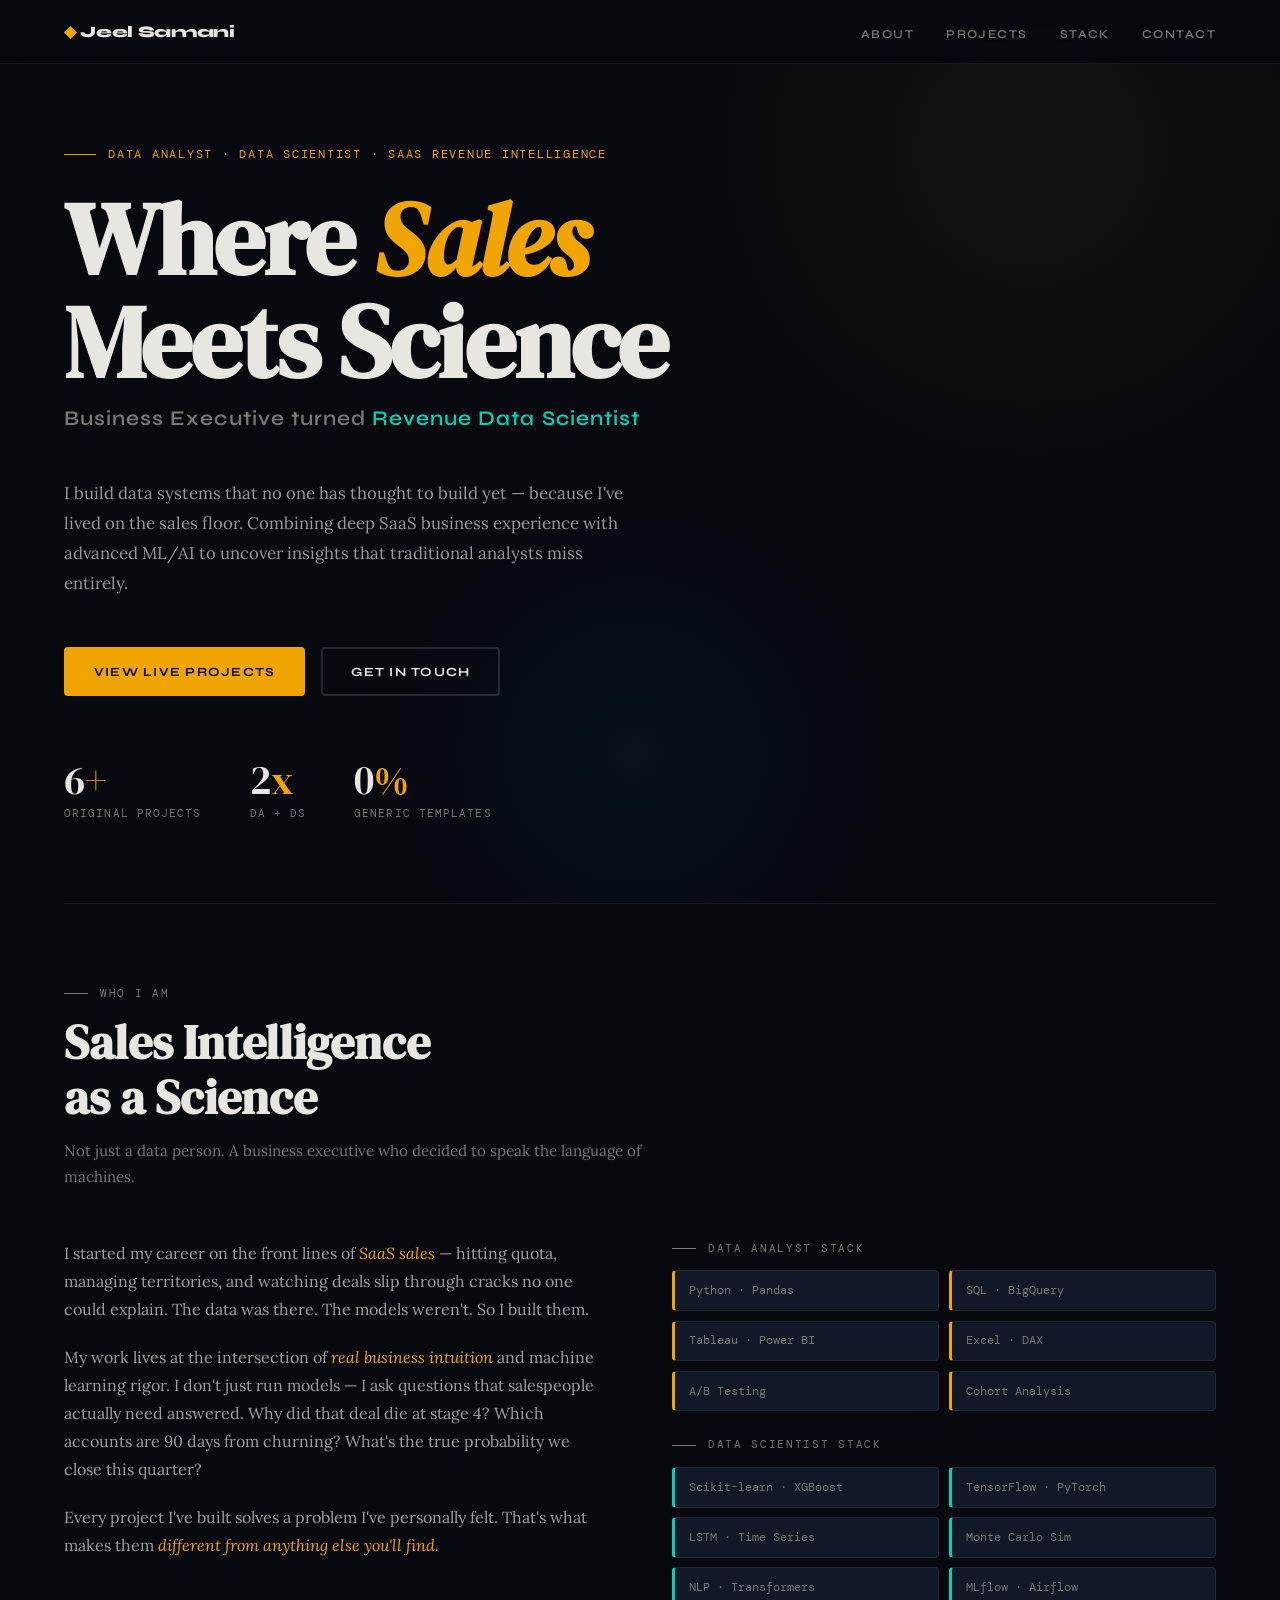
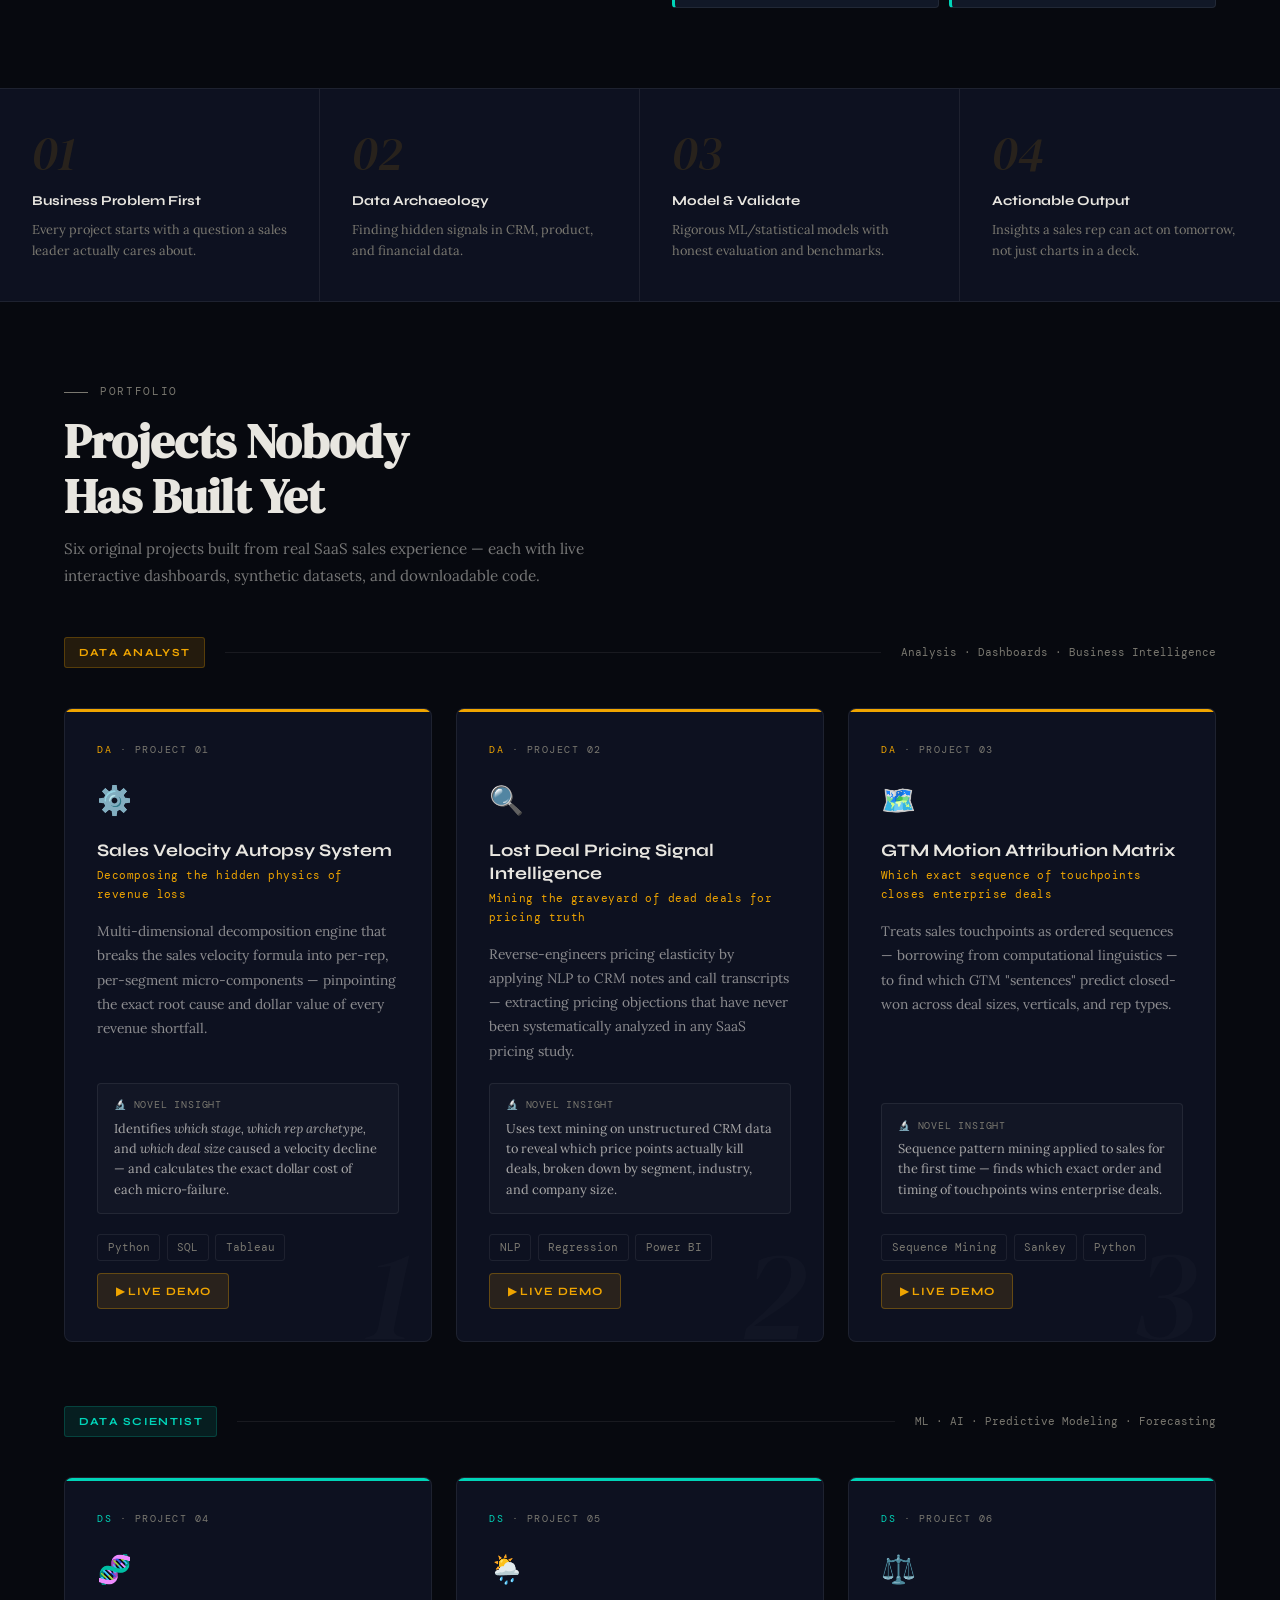
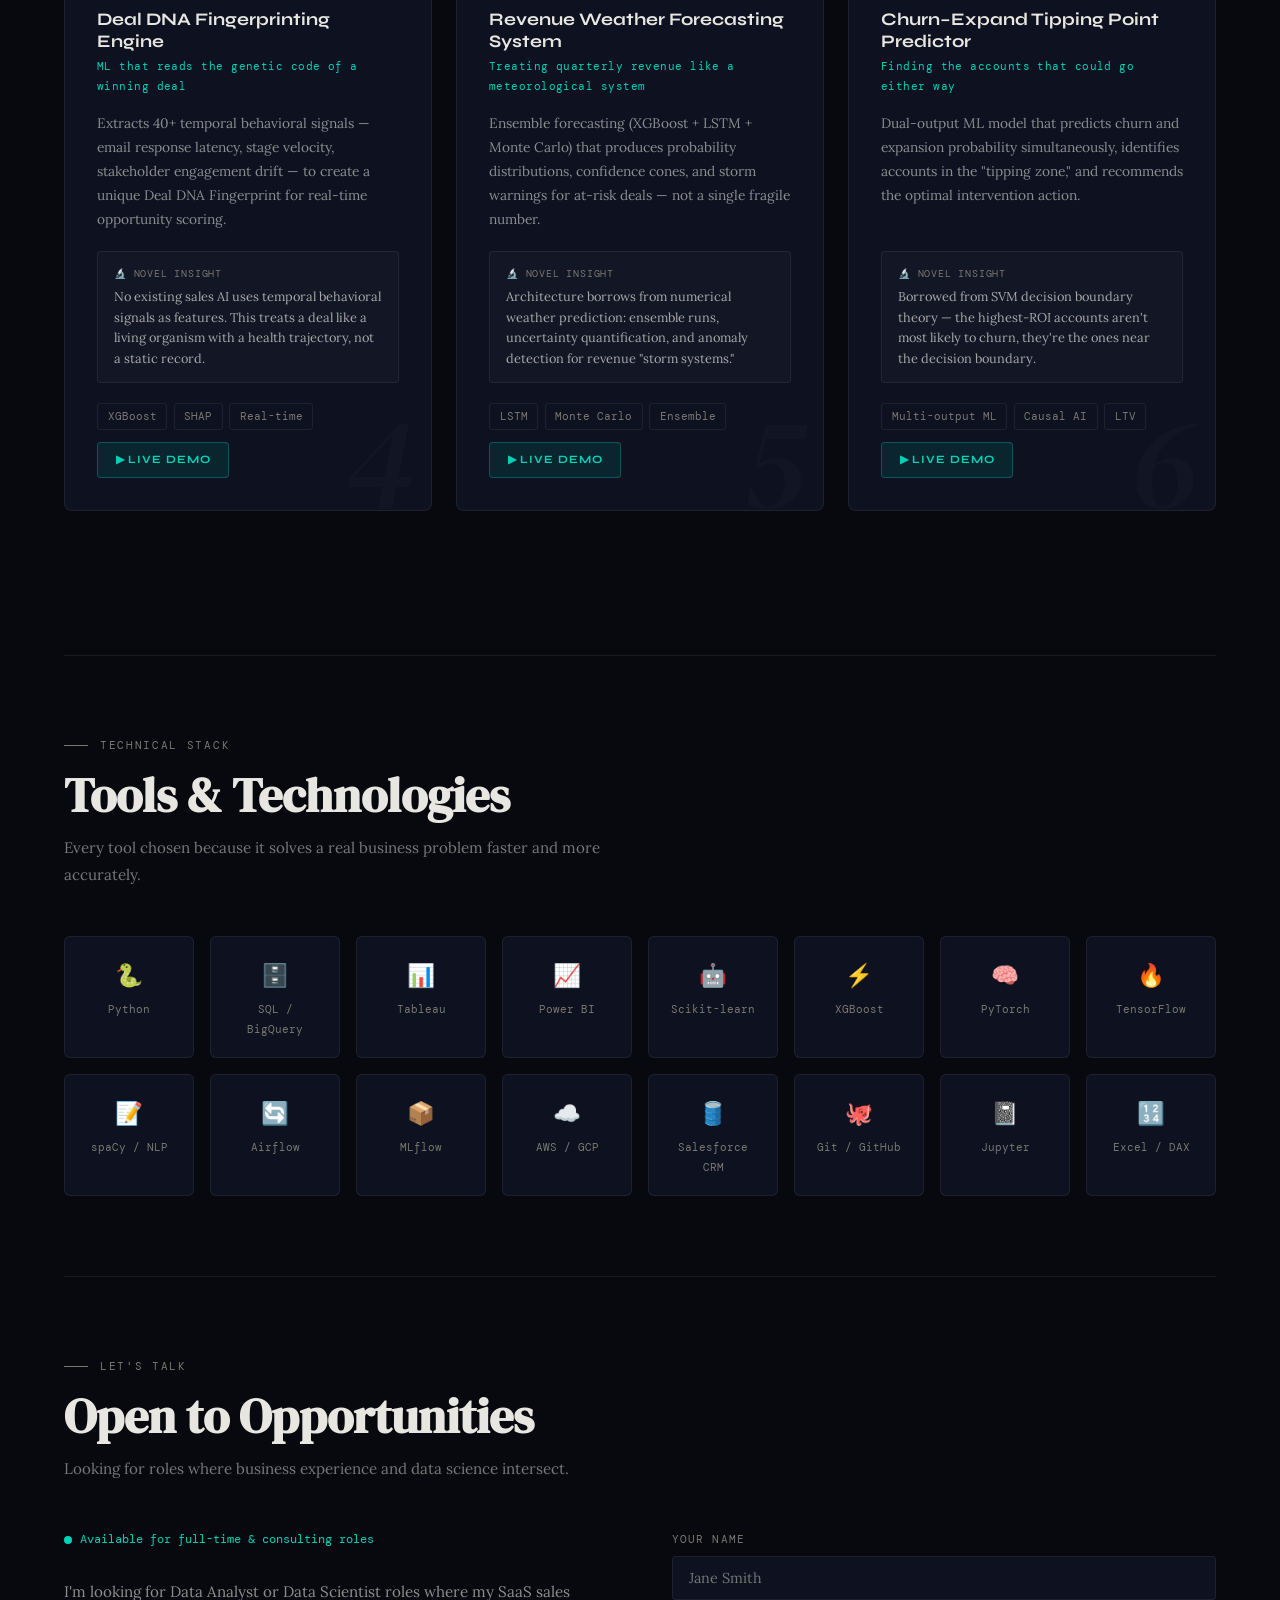
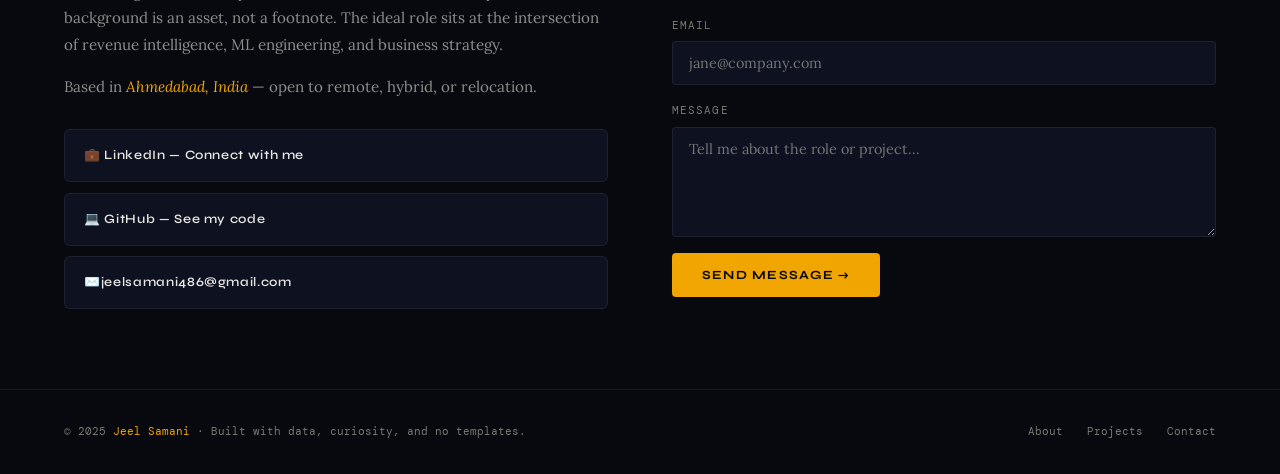
<file: index.html>
<!DOCTYPE html>
<html lang="en">
<head>
<meta charset="UTF-8">
<meta name="viewport" content="width=device-width, initial-scale=1.0">
<title>Portfolio — Data Analyst & Data Scientist</title>
<link rel="preconnect" href="https://fonts.googleapis.com">
<link href="https://fonts.googleapis.com/css2?family=Syne:wght@400;600;700;800&family=DM+Serif+Display:ital@0;1&family=DM+Mono:wght@300;400&family=Lora:ital,wght@0,400;0,500;1,400&display=swap" rel="stylesheet">
<link rel="stylesheet" href="style.css">
<style>
.hero{min-height:100vh;display:flex;flex-direction:column;justify-content:center;padding:9rem 5vw 5rem;position:relative;overflow:hidden}
.hero::before{content:'';position:absolute;top:-200px;right:-100px;width:700px;height:700px;border-radius:50%;background:radial-gradient(circle,rgba(240,165,0,0.06) 0%,transparent 70%);pointer-events:none}
.hero::after{content:'';position:absolute;bottom:-100px;left:30%;width:500px;height:500px;border-radius:50%;background:radial-gradient(circle,rgba(0,212,184,0.05) 0%,transparent 70%);pointer-events:none}
.hero-tag{font-family:var(--font-mono);font-size:0.73rem;color:var(--amber);letter-spacing:0.15em;text-transform:uppercase;margin-bottom:1.5rem;display:flex;align-items:center;gap:0.75rem}
.hero-tag::before{content:'';display:inline-block;width:2rem;height:1px;background:var(--amber)}
.hero-name{font-family:var(--font-serif);font-size:clamp(3.5rem,8vw,7rem);line-height:1.0;letter-spacing:-0.02em;margin-bottom:0.5rem}
.hero-name em{font-style:italic;color:var(--amber)}
.hero-role{font-family:var(--font-head);font-size:clamp(1rem,2.5vw,1.3rem);font-weight:600;letter-spacing:0.05em;color:var(--muted);margin-bottom:2.5rem}
.hero-role span{color:var(--cyan)}
.hero-desc{max-width:560px;font-size:1.05rem;color:rgba(232,230,224,0.65);line-height:1.8;margin-bottom:3rem}
.hero-btns{display:flex;gap:1rem;flex-wrap:wrap}
.hero-stats{display:flex;gap:3rem;margin-top:4rem;flex-wrap:wrap}
.hero-stat-num{font-family:var(--font-serif);font-size:2.5rem;color:var(--text);line-height:1}
.hero-stat-num em{font-style:normal;color:var(--amber)}
.hero-stat-label{font-family:var(--font-mono);font-size:0.68rem;color:var(--muted);letter-spacing:0.1em;text-transform:uppercase;margin-top:0.2rem}

/* ABOUT */
.about-grid{display:grid;grid-template-columns:1fr 1fr;gap:4rem;align-items:start}
.about-text p{color:rgba(232,230,224,0.68);margin-bottom:1.25rem;font-size:1rem}
.about-text strong{color:var(--amber);font-style:italic;font-weight:normal}
.skills-block{margin-bottom:1.5rem}
.skills-grid{display:grid;grid-template-columns:1fr 1fr;gap:0.6rem;margin-top:0.75rem}
.skill-pill{background:var(--bg3);border:1px solid var(--border);border-radius:4px;padding:0.55rem 0.9rem;font-family:var(--font-mono);font-size:0.75rem;color:var(--muted);transition:all 0.2s}
.skill-pill:hover{border-color:var(--border-s);color:var(--text)}
.skill-pill.da{border-left:3px solid var(--da)}
.skill-pill.ds{border-left:3px solid var(--ds)}

/* PROCESS */
.process-band{background:var(--bg2);border-top:1px solid var(--border);border-bottom:1px solid var(--border);padding:0}
.process-steps{display:grid;grid-template-columns:repeat(4,1fr)}
.process-step{padding:2.5rem 2rem;border-right:1px solid var(--border)}
.process-step:last-child{border-right:none}
.step-num{font-family:var(--font-serif);font-size:3rem;color:rgba(240,165,0,0.12);line-height:1;margin-bottom:0.75rem;font-style:italic}
.step-title{font-family:var(--font-head);font-size:0.85rem;font-weight:700;color:var(--text);margin-bottom:0.4rem}
.step-desc{font-size:0.8rem;color:var(--muted);line-height:1.65}

/* PROJECT TYPE DIVIDER */
.type-div{display:flex;align-items:center;gap:1.25rem;margin-bottom:2.5rem}
.type-div-line{flex:1;height:1px;background:var(--border)}
.type-div-desc{font-family:var(--font-mono);font-size:0.68rem;color:var(--muted)}

/* PROJECT CARDS */
.projects-grid{display:grid;grid-template-columns:repeat(auto-fill,minmax(340px,1fr));gap:1.5rem;margin-bottom:4rem}
.proj-card{background:var(--bg2);border:1px solid var(--border);border-radius:8px;padding:2rem;position:relative;overflow:hidden;transition:border-color 0.3s,transform 0.3s;display:flex;flex-direction:column}
.proj-card::before{content:'';position:absolute;top:0;left:0;right:0;height:3px}
.proj-card.da::before{background:var(--da)}
.proj-card.ds::before{background:var(--ds)}
.proj-card:hover{border-color:var(--border-s);transform:translateY(-4px)}
.proj-num{font-family:var(--font-mono);font-size:0.63rem;color:var(--muted);letter-spacing:0.15em;margin-bottom:1.1rem}
.proj-num .da-c{color:var(--da)}
.proj-num .ds-c{color:var(--ds)}
.proj-icon{font-size:1.75rem;margin-bottom:0.9rem;display:block}
.proj-title{font-family:var(--font-head);font-size:1.1rem;font-weight:700;color:var(--text);margin-bottom:0.2rem;line-height:1.3}
.proj-line{font-family:var(--font-mono);font-size:0.7rem;margin-bottom:0.9rem;letter-spacing:0.04em}
.proj-line.da-c{color:var(--da)}
.proj-line.ds-c{color:var(--ds)}
.proj-desc{font-size:0.86rem;line-height:1.75;color:rgba(232,230,224,0.58);margin-bottom:1.25rem;flex:1}
.proj-unique{background:rgba(255,255,255,0.025);border:1px solid var(--border);border-radius:4px;padding:0.8rem 1rem;margin-bottom:1.25rem}
.proj-unique-label{font-family:var(--font-mono);font-size:0.62rem;color:var(--muted);letter-spacing:0.08em;text-transform:uppercase;margin-bottom:0.3rem}
.proj-unique-text{font-size:0.8rem;color:rgba(232,230,224,0.7);line-height:1.6}
.proj-footer{display:flex;justify-content:space-between;align-items:center;flex-wrap:wrap;gap:0.75rem}
.proj-tags{display:flex;flex-wrap:wrap;gap:0.4rem}
.proj-live-btn{font-family:var(--font-head);font-size:0.7rem;font-weight:700;letter-spacing:0.08em;text-transform:uppercase;padding:0.45rem 1.1rem;border-radius:4px;cursor:pointer;transition:all 0.2s;white-space:nowrap}
.proj-live-btn.da-btn{background:var(--amber-dim);color:var(--da);border:1px solid rgba(240,165,0,0.3)}
.proj-live-btn.da-btn:hover{background:var(--da);color:#07090f}
.proj-live-btn.ds-btn{background:var(--cyan-dim);color:var(--ds);border:1px solid rgba(0,212,184,0.3)}
.proj-live-btn.ds-btn:hover{background:var(--ds);color:#07090f}
.bg-num{position:absolute;bottom:-1rem;right:1rem;font-family:var(--font-serif);font-size:8rem;color:rgba(255,255,255,0.018);line-height:1;pointer-events:none;font-style:italic}

/* TOOLS */
.tools-grid{display:grid;grid-template-columns:repeat(auto-fill,minmax(120px,1fr));gap:1rem}
.tool-card{background:var(--bg2);border:1px solid var(--border);border-radius:6px;padding:1.1rem 1rem;text-align:center;transition:border-color 0.2s}
.tool-card:hover{border-color:rgba(240,165,0,0.3)}
.tool-icon{font-size:1.4rem;display:block;margin-bottom:0.4rem}
.tool-name{font-family:var(--font-mono);font-size:0.7rem;color:var(--muted)}

/* CONTACT */
.contact-grid{display:grid;grid-template-columns:1fr 1fr;gap:4rem;align-items:start}
.contact-available{font-family:var(--font-mono);font-size:0.72rem;color:var(--cyan);display:flex;align-items:center;gap:0.5rem;margin-bottom:1.75rem}
.dot{width:8px;height:8px;background:var(--cyan);border-radius:50%;animation:pulse 2s infinite}
@keyframes pulse{0%,100%{opacity:1;transform:scale(1)}50%{opacity:0.4;transform:scale(0.8)}}
.contact-text p{color:rgba(232,230,224,0.6);font-size:0.95rem;margin-bottom:1rem}
.contact-links{display:flex;flex-direction:column;gap:0.65rem;margin-top:1.75rem}
.contact-link{display:flex;align-items:center;gap:0.9rem;padding:0.9rem 1.2rem;background:var(--bg2);border:1px solid var(--border);border-radius:6px;font-family:var(--font-head);font-size:0.8rem;font-weight:600;letter-spacing:0.05em;transition:all 0.2s}
.contact-link:hover{border-color:var(--amber);color:var(--amber)}
.contact-form{display:flex;flex-direction:column;gap:1rem}
.form-group{display:flex;flex-direction:column;gap:0.4rem}
.form-label{font-family:var(--font-mono);font-size:0.68rem;color:var(--muted);letter-spacing:0.1em;text-transform:uppercase}
.form-input{background:var(--bg2);border:1px solid var(--border);border-radius:4px;padding:0.75rem 1rem;color:var(--text);font-family:var(--font-body);font-size:0.9rem;outline:none;transition:border-color 0.2s;width:100%}
.form-input:focus{border-color:rgba(240,165,0,0.5)}
textarea.form-input{resize:vertical;min-height:110px}
.form-submit{background:var(--amber);color:#07090f;border:2px solid var(--amber);border-radius:4px;padding:0.8rem 1.75rem;font-family:var(--font-head);font-size:0.78rem;font-weight:700;letter-spacing:0.1em;text-transform:uppercase;cursor:pointer;transition:all 0.2s;align-self:flex-start}
.form-submit:hover{background:transparent;color:var(--amber)}

@media(max-width:768px){.about-grid,.contact-grid{grid-template-columns:1fr}.process-steps{grid-template-columns:1fr 1fr}.process-step{border-right:none;border-bottom:1px solid var(--border)}}
</style>
</head>
<body>

<nav>
  <a class="nav-logo" href="index.html"><span>◆</span> Jeel Samani</a>
  <ul class="nav-links">
    <li><a href="#about">About</a></li>
    <li><a href="#projects">Projects</a></li>
    <li><a href="#tools">Stack</a></li>
    <li><a href="#contact">Contact</a></li>
  </ul>
</nav>

<!-- HERO -->
<section class="hero">
  <div class="hero-tag fu d1">Data Analyst · Data Scientist · SaaS Revenue Intelligence</div>
  <h1 class="hero-name fu d2">Where <em>Sales</em><br>Meets Science</h1>
  <p class="hero-role fu d3">Business Executive turned <span>Revenue Data Scientist</span></p>
  <p class="hero-desc fu d4">I build data systems that no one has thought to build yet — because I've lived on the sales floor. Combining deep SaaS business experience with advanced ML/AI to uncover insights that traditional analysts miss entirely.</p>
  <div class="hero-btns fu d5">
    <a href="#projects" class="btn btn-amber">View Live Projects</a>
    <a href="#contact" class="btn btn-outline">Get In Touch</a>
  </div>
  <div class="hero-stats fu d5">
    <div><div class="hero-stat-num">6<em>+</em></div><div class="hero-stat-label">Original Projects</div></div>
    <div><div class="hero-stat-num">2<em>x</em></div><div class="hero-stat-label">DA + DS</div></div>
    <div><div class="hero-stat-num">0<em>%</em></div><div class="hero-stat-label">Generic Templates</div></div>
  </div>
</section>

<div class="h-divider"></div>

<!-- ABOUT -->
<section id="about">
  <div class="section-tag">Who I Am</div>
  <h2 class="section-title">Sales Intelligence<br>as a Science</h2>
  <p class="section-sub">Not just a data person. A business executive who decided to speak the language of machines.</p>
  <div class="about-grid">
    <div class="about-text">
      <p>I started my career on the front lines of <strong>SaaS sales</strong> — hitting quota, managing territories, and watching deals slip through cracks no one could explain. The data was there. The models weren't. So I built them.</p>
      <p>My work lives at the intersection of <strong>real business intuition</strong> and machine learning rigor. I don't just run models — I ask questions that salespeople actually need answered. Why did that deal die at stage 4? Which accounts are 90 days from churning? What's the true probability we close this quarter?</p>
      <p>Every project I've built solves a problem I've personally felt. That's what makes them <strong>different from anything else you'll find.</strong></p>
    </div>
    <div>
      <div class="skills-block">
        <div class="section-tag" style="margin-bottom:0.5rem">Data Analyst Stack</div>
        <div class="skills-grid">
          <div class="skill-pill da">Python · Pandas</div>
          <div class="skill-pill da">SQL · BigQuery</div>
          <div class="skill-pill da">Tableau · Power BI</div>
          <div class="skill-pill da">Excel · DAX</div>
          <div class="skill-pill da">A/B Testing</div>
          <div class="skill-pill da">Cohort Analysis</div>
        </div>
      </div>
      <div>
        <div class="section-tag" style="margin-bottom:0.5rem">Data Scientist Stack</div>
        <div class="skills-grid">
          <div class="skill-pill ds">Scikit-learn · XGBoost</div>
          <div class="skill-pill ds">TensorFlow · PyTorch</div>
          <div class="skill-pill ds">LSTM · Time Series</div>
          <div class="skill-pill ds">Monte Carlo Sim</div>
          <div class="skill-pill ds">NLP · Transformers</div>
          <div class="skill-pill ds">MLflow · Airflow</div>
        </div>
      </div>
    </div>
  </div>
</section>

<div class="process-band">
  <div class="process-steps">
    <div class="process-step"><div class="step-num">01</div><div class="step-title">Business Problem First</div><div class="step-desc">Every project starts with a question a sales leader actually cares about.</div></div>
    <div class="process-step"><div class="step-num">02</div><div class="step-title">Data Archaeology</div><div class="step-desc">Finding hidden signals in CRM, product, and financial data.</div></div>
    <div class="process-step"><div class="step-num">03</div><div class="step-title">Model & Validate</div><div class="step-desc">Rigorous ML/statistical models with honest evaluation and benchmarks.</div></div>
    <div class="process-step"><div class="step-num">04</div><div class="step-title">Actionable Output</div><div class="step-desc">Insights a sales rep can act on tomorrow, not just charts in a deck.</div></div>
  </div>
</div>

<!-- PROJECTS -->
<section id="projects">
  <div class="section-tag">Portfolio</div>
  <h2 class="section-title">Projects Nobody<br>Has Built Yet</h2>
  <p class="section-sub">Six original projects built from real SaaS sales experience — each with live interactive dashboards, synthetic datasets, and downloadable code.</p>

  <div class="type-div">
    <div class="badge badge-da">Data Analyst</div>
    <div class="type-div-line"></div>
    <div class="type-div-desc">Analysis · Dashboards · Business Intelligence</div>
  </div>

  <div class="projects-grid">
    <div class="proj-card da">
      <div class="bg-num">1</div>
      <div class="proj-num"><span class="da-c">DA</span> · PROJECT 01</div>
      <span class="proj-icon">⚙️</span>
      <h3 class="proj-title">Sales Velocity Autopsy System</h3>
      <div class="proj-line da-c">Decomposing the hidden physics of revenue loss</div>
      <p class="proj-desc">Multi-dimensional decomposition engine that breaks the sales velocity formula into per-rep, per-segment micro-components — pinpointing the exact root cause and dollar value of every revenue shortfall.</p>
      <div class="proj-unique"><div class="proj-unique-label">🔬 Novel Insight</div><div class="proj-unique-text">Identifies <em>which stage, which rep archetype,</em> and <em>which deal size</em> caused a velocity decline — and calculates the exact dollar cost of each micro-failure.</div></div>
      <div class="proj-footer">
        <div class="proj-tags"><span class="tag">Python</span><span class="tag">SQL</span><span class="tag">Tableau</span></div>
        <a href="project-1-velocity.html" class="proj-live-btn da-btn">▶ Live Demo</a>
      </div>
    </div>

    <div class="proj-card da">
      <div class="bg-num">2</div>
      <div class="proj-num"><span class="da-c">DA</span> · PROJECT 02</div>
      <span class="proj-icon">🔍</span>
      <h3 class="proj-title">Lost Deal Pricing Signal Intelligence</h3>
      <div class="proj-line da-c">Mining the graveyard of dead deals for pricing truth</div>
      <p class="proj-desc">Reverse-engineers pricing elasticity by applying NLP to CRM notes and call transcripts — extracting pricing objections that have never been systematically analyzed in any SaaS pricing study.</p>
      <div class="proj-unique"><div class="proj-unique-label">🔬 Novel Insight</div><div class="proj-unique-text">Uses text mining on unstructured CRM data to reveal which price points actually kill deals, broken down by segment, industry, and company size.</div></div>
      <div class="proj-footer">
        <div class="proj-tags"><span class="tag">NLP</span><span class="tag">Regression</span><span class="tag">Power BI</span></div>
        <a href="project-2-pricing.html" class="proj-live-btn da-btn">▶ Live Demo</a>
      </div>
    </div>

    <div class="proj-card da">
      <div class="bg-num">3</div>
      <div class="proj-num"><span class="da-c">DA</span> · PROJECT 03</div>
      <span class="proj-icon">🗺️</span>
      <h3 class="proj-title">GTM Motion Attribution Matrix</h3>
      <div class="proj-line da-c">Which exact sequence of touchpoints closes enterprise deals</div>
      <p class="proj-desc">Treats sales touchpoints as ordered sequences — borrowing from computational linguistics — to find which GTM "sentences" predict closed-won across deal sizes, verticals, and rep types.</p>
      <div class="proj-unique"><div class="proj-unique-label">🔬 Novel Insight</div><div class="proj-unique-text">Sequence pattern mining applied to sales for the first time — finds which exact order and timing of touchpoints wins enterprise deals.</div></div>
      <div class="proj-footer">
        <div class="proj-tags"><span class="tag">Sequence Mining</span><span class="tag">Sankey</span><span class="tag">Python</span></div>
        <a href="project-3-gtm.html" class="proj-live-btn da-btn">▶ Live Demo</a>
      </div>
    </div>
  </div>

  <div class="type-div">
    <div class="badge badge-ds">Data Scientist</div>
    <div class="type-div-line"></div>
    <div class="type-div-desc">ML · AI · Predictive Modeling · Forecasting</div>
  </div>

  <div class="projects-grid">
    <div class="proj-card ds">
      <div class="bg-num">4</div>
      <div class="proj-num"><span class="ds-c">DS</span> · PROJECT 04</div>
      <span class="proj-icon">🧬</span>
      <h3 class="proj-title">Deal DNA Fingerprinting Engine</h3>
      <div class="proj-line ds-c">ML that reads the genetic code of a winning deal</div>
      <p class="proj-desc">Extracts 40+ temporal behavioral signals — email response latency, stage velocity, stakeholder engagement drift — to create a unique Deal DNA Fingerprint for real-time opportunity scoring.</p>
      <div class="proj-unique"><div class="proj-unique-label">🔬 Novel Insight</div><div class="proj-unique-text">No existing sales AI uses temporal behavioral signals as features. This treats a deal like a living organism with a health trajectory, not a static record.</div></div>
      <div class="proj-footer">
        <div class="proj-tags"><span class="tag">XGBoost</span><span class="tag">SHAP</span><span class="tag">Real-time</span></div>
        <a href="project-4-dealdna.html" class="proj-live-btn ds-btn">▶ Live Demo</a>
      </div>
    </div>

    <div class="proj-card ds">
      <div class="bg-num">5</div>
      <div class="proj-num"><span class="ds-c">DS</span> · PROJECT 05</div>
      <span class="proj-icon">🌦️</span>
      <h3 class="proj-title">Revenue Weather Forecasting System</h3>
      <div class="proj-line ds-c">Treating quarterly revenue like a meteorological system</div>
      <p class="proj-desc">Ensemble forecasting (XGBoost + LSTM + Monte Carlo) that produces probability distributions, confidence cones, and storm warnings for at-risk deals — not a single fragile number.</p>
      <div class="proj-unique"><div class="proj-unique-label">🔬 Novel Insight</div><div class="proj-unique-text">Architecture borrows from numerical weather prediction: ensemble runs, uncertainty quantification, and anomaly detection for revenue "storm systems."</div></div>
      <div class="proj-footer">
        <div class="proj-tags"><span class="tag">LSTM</span><span class="tag">Monte Carlo</span><span class="tag">Ensemble</span></div>
        <a href="project-5-weather.html" class="proj-live-btn ds-btn">▶ Live Demo</a>
      </div>
    </div>

    <div class="proj-card ds">
      <div class="bg-num">6</div>
      <div class="proj-num"><span class="ds-c">DS</span> · PROJECT 06</div>
      <span class="proj-icon">⚖️</span>
      <h3 class="proj-title">Churn–Expand Tipping Point Predictor</h3>
      <div class="proj-line ds-c">Finding the accounts that could go either way</div>
      <p class="proj-desc">Dual-output ML model that predicts churn and expansion probability simultaneously, identifies accounts in the "tipping zone," and recommends the optimal intervention action.</p>
      <div class="proj-unique"><div class="proj-unique-label">🔬 Novel Insight</div><div class="proj-unique-text">Borrowed from SVM decision boundary theory — the highest-ROI accounts aren't most likely to churn, they're the ones near the decision boundary.</div></div>
      <div class="proj-footer">
        <div class="proj-tags"><span class="tag">Multi-output ML</span><span class="tag">Causal AI</span><span class="tag">LTV</span></div>
        <a href="project-6-churn.html" class="proj-live-btn ds-btn">▶ Live Demo</a>
      </div>
    </div>
  </div>
</section>

<div class="h-divider"></div>

<!-- TOOLS -->
<section id="tools">
  <div class="section-tag">Technical Stack</div>
  <h2 class="section-title">Tools & Technologies</h2>
  <p class="section-sub">Every tool chosen because it solves a real business problem faster and more accurately.</p>
  <div class="tools-grid">
    <div class="tool-card"><span class="tool-icon">🐍</span><div class="tool-name">Python</div></div>
    <div class="tool-card"><span class="tool-icon">🗄️</span><div class="tool-name">SQL / BigQuery</div></div>
    <div class="tool-card"><span class="tool-icon">📊</span><div class="tool-name">Tableau</div></div>
    <div class="tool-card"><span class="tool-icon">📈</span><div class="tool-name">Power BI</div></div>
    <div class="tool-card"><span class="tool-icon">🤖</span><div class="tool-name">Scikit-learn</div></div>
    <div class="tool-card"><span class="tool-icon">⚡</span><div class="tool-name">XGBoost</div></div>
    <div class="tool-card"><span class="tool-icon">🧠</span><div class="tool-name">PyTorch</div></div>
    <div class="tool-card"><span class="tool-icon">🔥</span><div class="tool-name">TensorFlow</div></div>
    <div class="tool-card"><span class="tool-icon">📝</span><div class="tool-name">spaCy / NLP</div></div>
    <div class="tool-card"><span class="tool-icon">🔄</span><div class="tool-name">Airflow</div></div>
    <div class="tool-card"><span class="tool-icon">📦</span><div class="tool-name">MLflow</div></div>
    <div class="tool-card"><span class="tool-icon">☁️</span><div class="tool-name">AWS / GCP</div></div>
    <div class="tool-card"><span class="tool-icon">🛢️</span><div class="tool-name">Salesforce CRM</div></div>
    <div class="tool-card"><span class="tool-icon">🐙</span><div class="tool-name">Git / GitHub</div></div>
    <div class="tool-card"><span class="tool-icon">📓</span><div class="tool-name">Jupyter</div></div>
    <div class="tool-card"><span class="tool-icon">🔢</span><div class="tool-name">Excel / DAX</div></div>
  </div>
</section>

<div class="h-divider"></div>

<!-- CONTACT -->
<section id="contact">
  <div class="section-tag">Let's Talk</div>
  <h2 class="section-title">Open to Opportunities</h2>
  <p class="section-sub">Looking for roles where business experience and data science intersect.</p>
  <div class="contact-grid">
    <div>
      <div class="contact-available"><div class="dot"></div>Available for full-time & consulting roles</div>
      <div class="contact-text">
        <p>I'm looking for Data Analyst or Data Scientist roles where my SaaS sales background is an asset, not a footnote. The ideal role sits at the intersection of revenue intelligence, ML engineering, and business strategy.</p>
        <p>Based in <strong style="color:var(--amber);font-style:italic;font-weight:normal">Ahmedabad, India</strong> — open to remote, hybrid, or relocation.</p>
      </div>
      <div class="contact-links">
        <a href="https://linkedin.com/in/https://www.linkedin.com/in/jeel-samani-64z18/" class="contact-link">💼 LinkedIn — Connect with me</a>
        <a href="https://github.com/https://jeelsamani.github.io/Jeel-S.github.io/" class="contact-link">💻 GitHub — See my code</a>
        <a href="mailto:Jeel Samani@jeelsamani486@gmail.com" class="contact-link">✉️jeelsamani486@gmail.com</a>
      </div>
    </div>
    <div>
      <div class="contact-form">
        <div class="form-group"><label class="form-label">Your Name</label><input type="text" class="form-input" placeholder="Jane Smith"></div>
        <div class="form-group"><label class="form-label">Email</label><input type="email" class="form-input" placeholder="jane@company.com"></div>
        <div class="form-group"><label class="form-label">Message</label><textarea class="form-input" placeholder="Tell me about the role or project..."></textarea></div>
        <button class="form-submit">Send Message →</button>
      </div>
    </div>
  </div>
</section>

<footer>
  <div class="footer-copy">© 2025 <span>Jeel Samani</span> · Built with data, curiosity, and no templates.</div>
  <div style="display:flex;gap:1.5rem">
    <a href="#about" style="font-family:var(--font-mono);font-size:0.7rem;color:var(--muted)">About</a>
    <a href="#projects" style="font-family:var(--font-mono);font-size:0.7rem;color:var(--muted)">Projects</a>
    <a href="#contact" style="font-family:var(--font-mono);font-size:0.7rem;color:var(--muted)">Contact</a>
  </div>
</footer>
</body>
</html>
</file>
<file: style.css>
/* ── SHARED DESIGN SYSTEM ── */
*,*::before,*::after{box-sizing:border-box;margin:0;padding:0}
:root{
  --bg:#07090f;--bg2:#0d1120;--bg3:#111827;
  --amber:#f0a500;--amber-dim:rgba(240,165,0,0.12);
  --cyan:#00d4b8;--cyan-dim:rgba(0,212,184,0.1);
  --text:#e8e6e0;--muted:#7a7870;
  --border:rgba(255,255,255,0.07);--border-s:rgba(255,255,255,0.13);
  --font-head:'Syne',sans-serif;
  --font-serif:'DM Serif Display',serif;
  --font-mono:'DM Mono',monospace;
  --font-body:'Lora',serif;
  --da:#f0a500;--ds:#00d4b8;
}
html{scroll-behavior:smooth}
body{background:var(--bg);color:var(--text);font-family:var(--font-body);font-size:16px;line-height:1.75;overflow-x:hidden}
a{color:inherit;text-decoration:none}

/* NAV */
nav{position:fixed;top:0;left:0;right:0;z-index:100;display:flex;justify-content:space-between;align-items:center;padding:1.1rem 5vw;background:rgba(7,9,15,0.88);backdrop-filter:blur(14px);border-bottom:1px solid var(--border)}
.nav-logo{font-family:var(--font-head);font-weight:800;font-size:1rem;letter-spacing:-0.02em}
.nav-logo span{color:var(--amber)}
.nav-links{display:flex;gap:2rem;list-style:none}
.nav-links a{font-family:var(--font-head);font-size:0.75rem;font-weight:600;letter-spacing:0.12em;text-transform:uppercase;color:var(--muted);transition:color 0.2s}
.nav-links a:hover{color:var(--text)}
.nav-back{font-family:var(--font-mono);font-size:0.75rem;color:var(--muted);display:flex;align-items:center;gap:0.5rem;transition:color 0.2s}
.nav-back:hover{color:var(--amber)}

/* BUTTONS */
.btn{font-family:var(--font-head);font-size:0.78rem;font-weight:700;letter-spacing:0.1em;text-transform:uppercase;padding:0.75rem 1.75rem;border-radius:4px;cursor:pointer;display:inline-flex;align-items:center;gap:0.5rem;transition:all 0.2s;border:2px solid transparent}
.btn-amber{background:var(--amber);color:#07090f;border-color:var(--amber)}
.btn-amber:hover{background:transparent;color:var(--amber)}
.btn-outline{background:transparent;color:var(--text);border-color:var(--border-s)}
.btn-outline:hover{border-color:var(--text)}
.btn-cyan{background:var(--cyan);color:#07090f;border-color:var(--cyan)}
.btn-cyan:hover{background:transparent;color:var(--cyan)}

/* SECTION */
section{padding:5rem 5vw}
.section-tag{font-family:var(--font-mono);font-size:0.7rem;color:var(--muted);letter-spacing:0.15em;text-transform:uppercase;margin-bottom:0.75rem;display:flex;align-items:center;gap:0.75rem}
.section-tag::before{content:'';display:inline-block;width:1.5rem;height:1px;background:var(--muted)}
.section-title{font-family:var(--font-serif);font-size:clamp(2rem,4vw,3rem);line-height:1.15;color:var(--text);margin-bottom:0.75rem}
.section-sub{font-size:0.95rem;color:rgba(232,230,224,0.5);max-width:580px;margin-bottom:3rem}

/* CARDS */
.card{background:var(--bg2);border:1px solid var(--border);border-radius:8px;padding:1.75rem}
.card:hover{border-color:var(--border-s)}

/* TYPE BADGES */
.badge{font-family:var(--font-head);font-size:0.68rem;font-weight:700;letter-spacing:0.12em;text-transform:uppercase;padding:0.3rem 0.85rem;border-radius:3px}
.badge-da{background:rgba(240,165,0,0.12);color:var(--da);border:1px solid rgba(240,165,0,0.25)}
.badge-ds{background:rgba(0,212,184,0.1);color:var(--ds);border:1px solid rgba(0,212,184,0.2)}

/* TAGS */
.tag{font-family:var(--font-mono);font-size:0.67rem;padding:0.2rem 0.6rem;border-radius:3px;border:1px solid var(--border);color:var(--muted)}

/* DIVIDER */
.h-divider{height:1px;background:var(--border);margin:0 5vw}

/* STAT CARDS */
.stat-card{background:var(--bg3);border:1px solid var(--border);border-radius:6px;padding:1.25rem 1.5rem;text-align:center}
.stat-num{font-family:var(--font-serif);font-size:2rem;color:var(--text);line-height:1}
.stat-num em{font-style:normal;color:var(--amber)}
.stat-label{font-family:var(--font-mono);font-size:0.68rem;color:var(--muted);letter-spacing:0.1em;text-transform:uppercase;margin-top:0.25rem}

/* ANIMATIONS */
@keyframes fadeUp{from{opacity:0;transform:translateY(20px)}to{opacity:1;transform:translateY(0)}}
.fu{animation:fadeUp 0.6s ease forwards;opacity:0}
.d1{animation-delay:0.1s}.d2{animation-delay:0.22s}.d3{animation-delay:0.34s}.d4{animation-delay:0.46s}.d5{animation-delay:0.58s}

/* FOOTER */
footer{padding:2rem 5vw;border-top:1px solid var(--border);display:flex;justify-content:space-between;align-items:center;flex-wrap:wrap;gap:1rem}
.footer-copy{font-family:var(--font-mono);font-size:0.7rem;color:var(--muted)}
.footer-copy span{color:var(--amber)}

/* CHART CONTAINERS */
.chart-wrap{position:relative;width:100%;padding:1.5rem;background:var(--bg3);border:1px solid var(--border);border-radius:8px}
.chart-title{font-family:var(--font-head);font-size:0.82rem;font-weight:700;color:var(--text);margin-bottom:1rem;letter-spacing:0.02em}
.chart-sub{font-family:var(--font-mono);font-size:0.68rem;color:var(--muted);margin-bottom:1rem}

/* FILTER BAR */
.filter-bar{display:flex;gap:0.75rem;flex-wrap:wrap;margin-bottom:2rem;align-items:center}
.filter-label{font-family:var(--font-mono);font-size:0.7rem;color:var(--muted);letter-spacing:0.08em}
select{background:var(--bg3);color:var(--text);border:1px solid var(--border-s);border-radius:4px;padding:0.45rem 0.85rem;font-family:var(--font-mono);font-size:0.75rem;cursor:pointer;outline:none}
select:hover{border-color:rgba(240,165,0,0.4)}

/* TABLES */
.data-table{width:100%;border-collapse:collapse;font-size:0.83rem}
.data-table th{font-family:var(--font-head);font-size:0.7rem;font-weight:700;letter-spacing:0.1em;text-transform:uppercase;color:var(--muted);padding:0.6rem 1rem;border-bottom:1px solid var(--border);text-align:left}
.data-table td{padding:0.65rem 1rem;border-bottom:1px solid var(--border);color:rgba(232,230,224,0.8)}
.data-table tr:last-child td{border-bottom:none}
.data-table tr:hover td{background:rgba(255,255,255,0.02)}

/* SCORE BAR */
.score-bar-wrap{display:flex;align-items:center;gap:0.75rem}
.score-bar-bg{flex:1;height:6px;background:var(--bg);border-radius:3px;overflow:hidden}
.score-bar-fill{height:100%;border-radius:3px;transition:width 1s ease}
.score-val{font-family:var(--font-mono);font-size:0.75rem;min-width:32px;text-align:right}

@media(max-width:768px){nav{padding:1rem 4vw}.nav-links{display:none}section{padding:4rem 4vw}}
</file>
